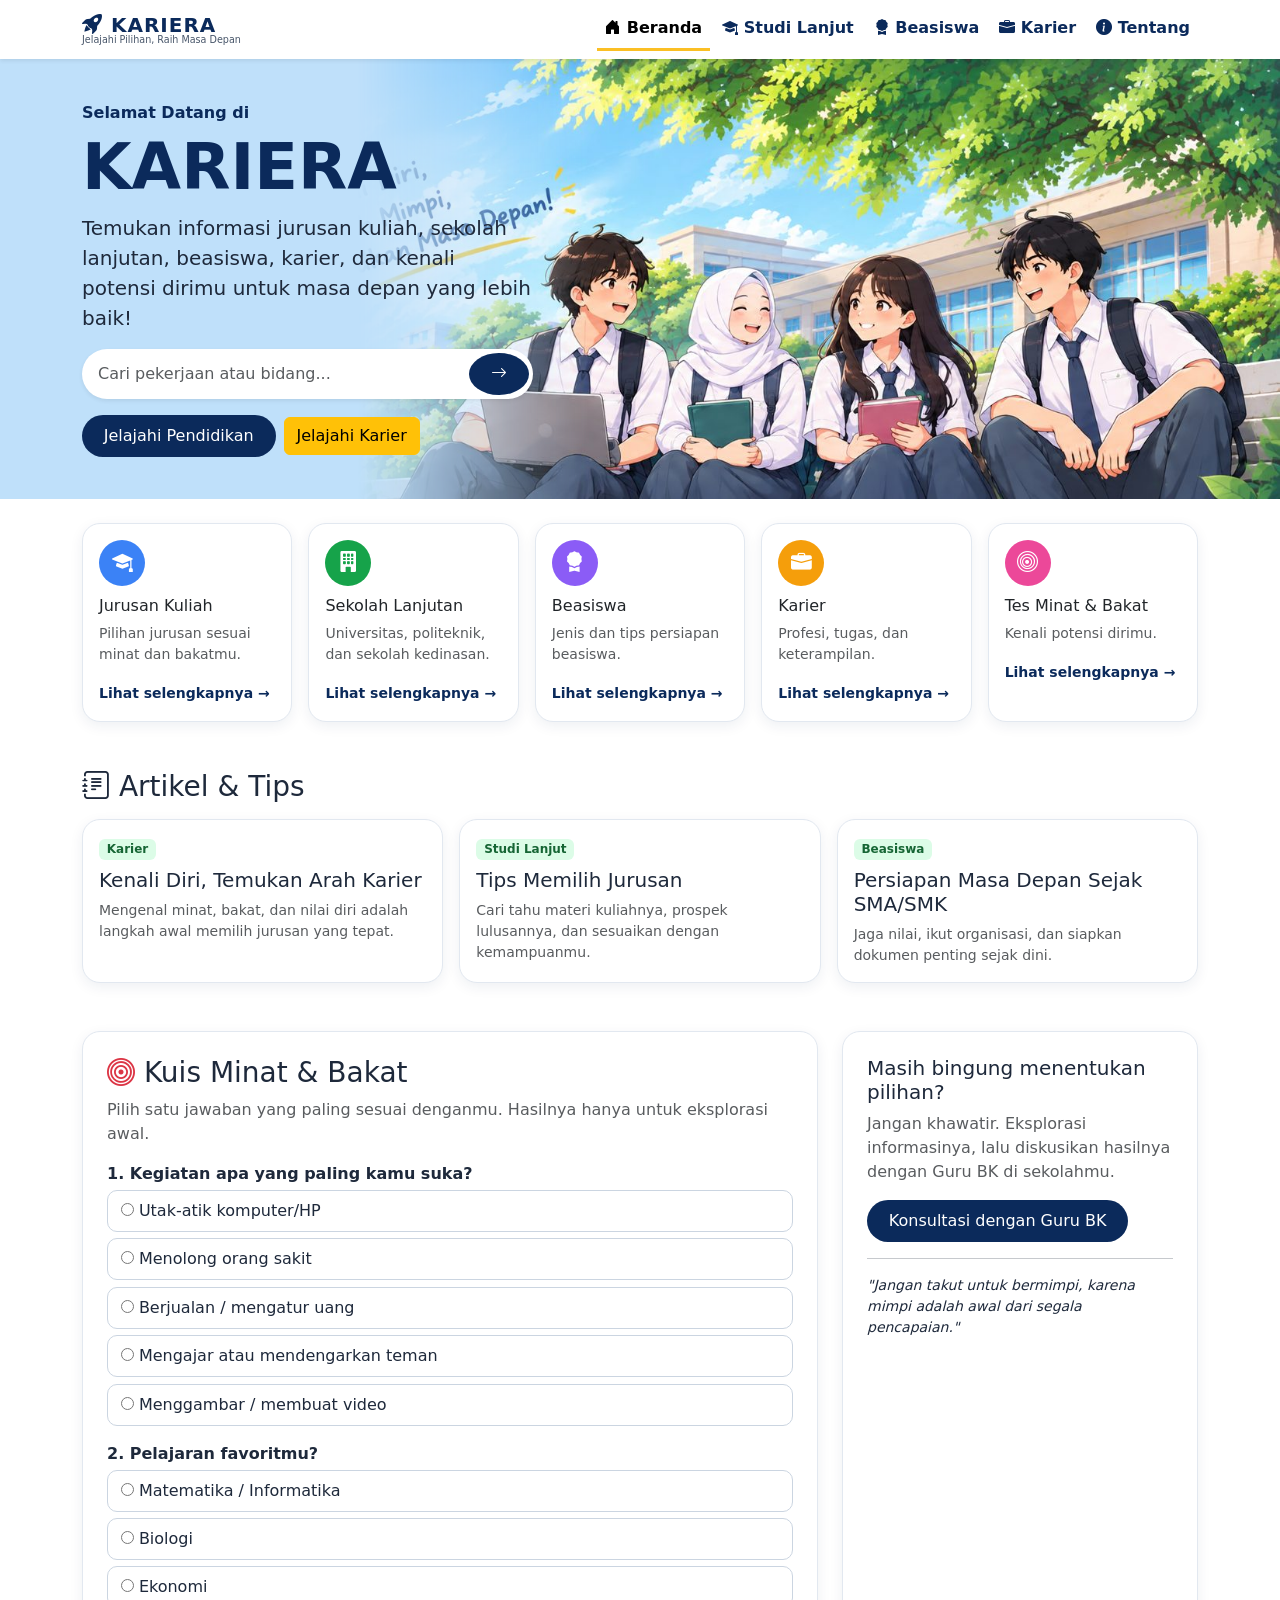
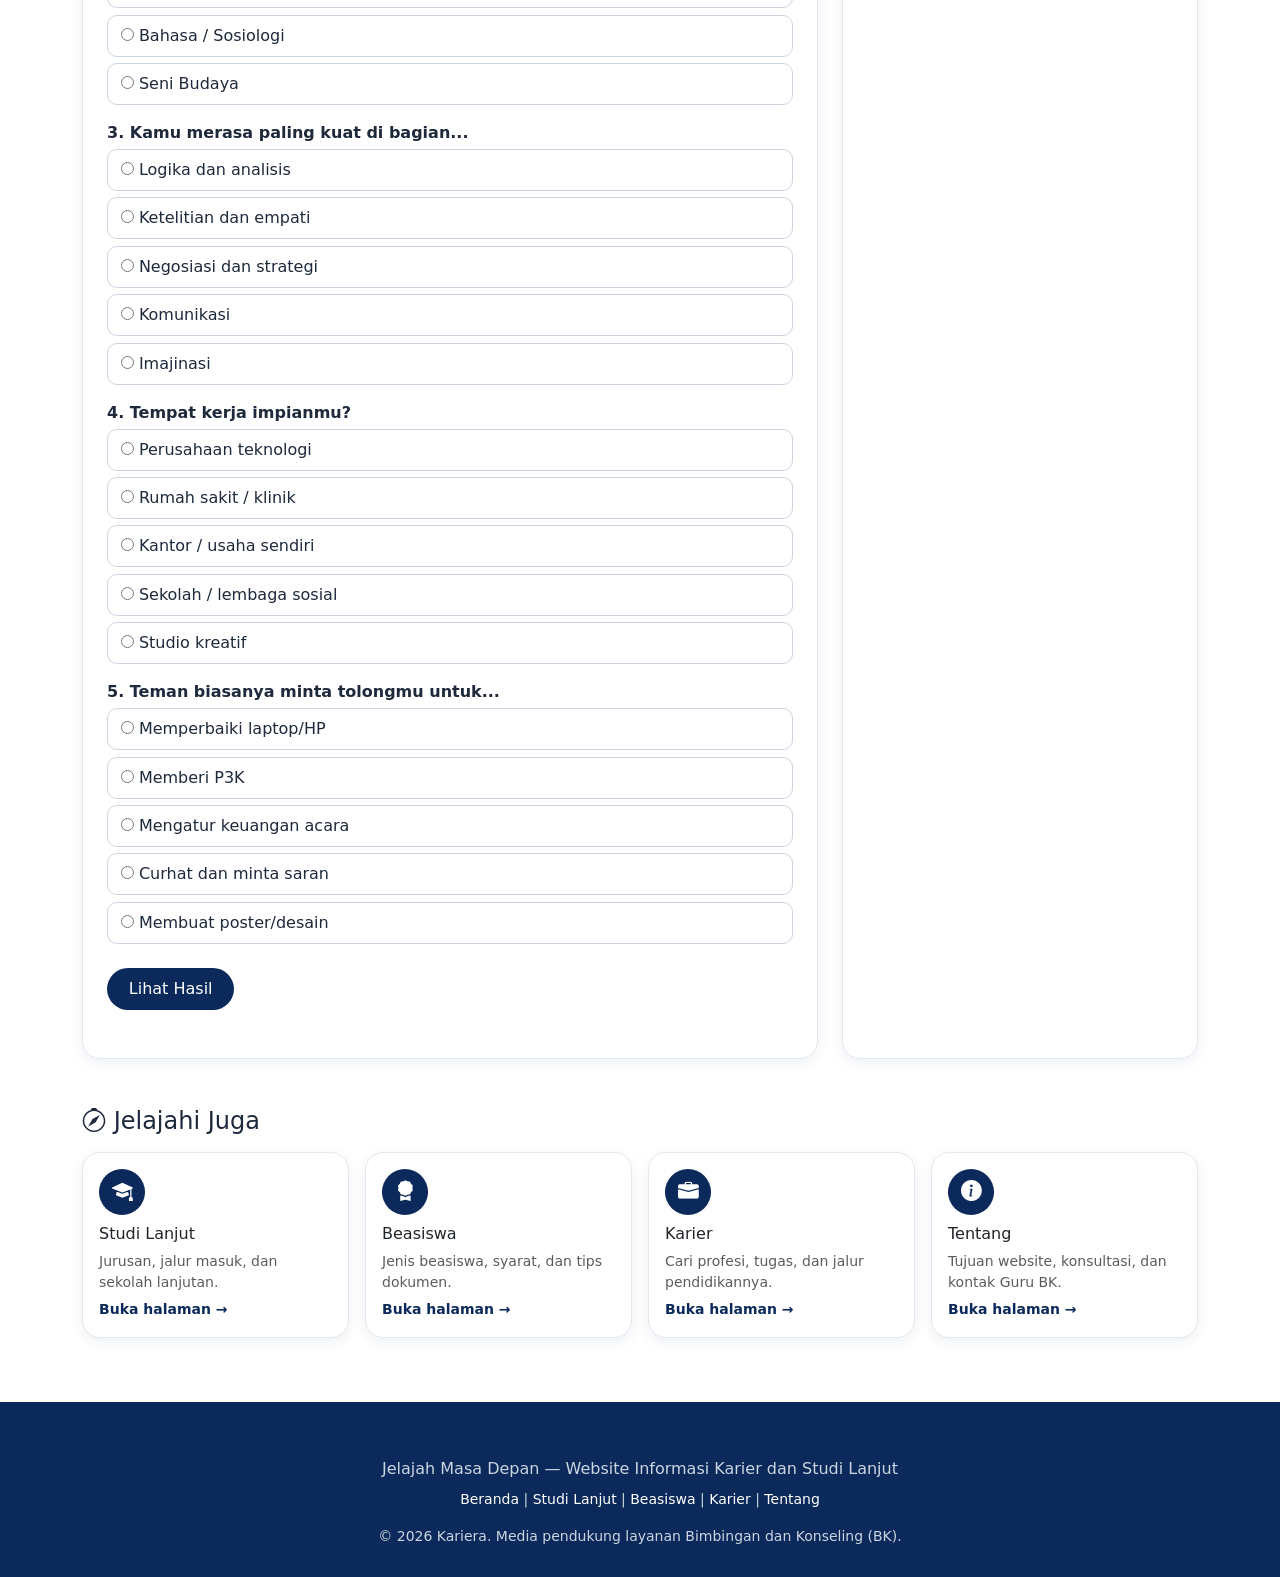
<file: index.html>
<!DOCTYPE html>
<html lang="id">

<head>
    <meta charset="UTF-8">
    <meta name="viewport" content="width=device-width, initial-scale=1">
    <title>Beranda | Kariera</title>
    <link href="https://cdn.jsdelivr.net/npm/bootstrap@5.3.3/dist/css/bootstrap.min.css" rel="stylesheet">
    <link href="https://cdn.jsdelivr.net/npm/bootstrap-icons@1.11.3/font/bootstrap-icons.min.css" rel="stylesheet">
    <link href="style.css" rel="stylesheet">
</head>

<body>
    <nav class="navbar navbar-expand-lg sticky-top bg-white shadow-sm">
        <div class="container">
            <a class="navbar-brand brand" href="index.html"><i class="bi bi-rocket-takeoff-fill"></i>
                KARIERA<small>Jelajahi Pilihan, Raih Masa Depan</small></a>
            <button class="navbar-toggler" type="button" data-bs-toggle="collapse" data-bs-target="#menu"><span
                    class="navbar-toggler-icon"></span></button>
            <div class="collapse navbar-collapse" id="menu">
                <ul class="navbar-nav ms-auto gap-lg-1">
                    <li class="nav-item"><a class="nav-link active" href="index.html"><i
                                class="bi bi-house-door-fill"></i> Beranda</a></li>
                    <li class="nav-item"><a class="nav-link" href="studi-lanjut.html"><i
                                class="bi bi-mortarboard-fill"></i> Studi Lanjut</a></li>
                    <li class="nav-item"><a class="nav-link" href="beasiswa.html"><i class="bi bi-award-fill"></i>
                            Beasiswa</a></li>
                    <li class="nav-item"><a class="nav-link" href="karier.html"><i class="bi bi-briefcase-fill"></i>
                            Karier</a></li>
                    <li class="nav-item"><a class="nav-link" href="tentang.html"><i class="bi bi-info-circle-fill"></i>
                            Tentang</a></li>
                </ul>
            </div>
        </div>
    </nav>
    <section class="hero">
        <div class="container">
            <div class="row align-items-center g-4">
                <div class="col-lg-5">
                    <p class="mb-1 fw-bold text-navy">Selamat Datang di</p>
                    <h1 class="display-3 fw-bolder text-navy">KARIERA</h1>
                    <p class="lead">Temukan informasi jurusan kuliah, sekolah lanjutan, beasiswa, karier, dan kenali
                        potensi dirimu untuk masa depan yang lebih baik!</p>
                    <form id="formCari" class="input-group mb-3 bg-white rounded-pill shadow-sm p-1"><input
                            id="cariHero" class="form-control border-0 rounded-pill"
                            placeholder="Cari pekerjaan atau bidang..."><button class="btn btn-navy rounded-circle"><i
                                class="bi bi-arrow-right"></i></button></form>
                    <a href="studi-lanjut.html" class="btn btn-navy me-2">Jelajahi Pendidikan</a><a href="karier.html"
                        class="btn btn-warning">Jelajahi Karier</a>
                </div>
            </div>
        </div>
    </section>
    <section class="container py-4">
        <div class="row g-3">
            <div class="col-6 col-lg"><a href="studi-lanjut.html"
                    class="card-soft d-block p-3 h-100 text-decoration-none">
                    <div class="ico" style="background:#3b82f6"><i class="bi bi-mortarboard-fill"></i></div>
                    <h6 class="text-dark">Jurusan Kuliah</h6>
                    <p class="small text-muted">Pilihan jurusan sesuai minat dan bakatmu.</p><span
                        class="small fw-bold text-navy">Lihat selengkapnya →</span>
                </a></div>
            <div class="col-6 col-lg"><a href="studi-lanjut.html#sekolah"
                    class="card-soft d-block p-3 h-100 text-decoration-none">
                    <div class="ico" style="background:#16a34a"><i class="bi bi-building-fill"></i></div>
                    <h6 class="text-dark">Sekolah Lanjutan</h6>
                    <p class="small text-muted">Universitas, politeknik, dan sekolah kedinasan.</p><span
                        class="small fw-bold text-navy">Lihat selengkapnya →</span>
                </a></div>
            <div class="col-6 col-lg"><a href="beasiswa.html" class="card-soft d-block p-3 h-100 text-decoration-none">
                    <div class="ico" style="background:#8b5cf6"><i class="bi bi-award-fill"></i></div>
                    <h6 class="text-dark">Beasiswa</h6>
                    <p class="small text-muted">Jenis dan tips persiapan beasiswa.</p><span
                        class="small fw-bold text-navy">Lihat selengkapnya →</span>
                </a></div>
            <div class="col-6 col-lg"><a href="karier.html" class="card-soft d-block p-3 h-100 text-decoration-none">
                    <div class="ico" style="background:#f59e0b"><i class="bi bi-briefcase-fill"></i></div>
                    <h6 class="text-dark">Karier</h6>
                    <p class="small text-muted">Profesi, tugas, dan keterampilan.</p><span
                        class="small fw-bold text-navy">Lihat selengkapnya →</span>
                </a></div>
            <div class="col-6 col-lg"><a href="#quiz" class="card-soft d-block p-3 h-100 text-decoration-none">
                    <div class="ico" style="background:#ec4899"><i class="bi bi-bullseye"></i></div>
                    <h6 class="text-dark">Tes Minat & Bakat</h6>
                    <p class="small text-muted">Kenali potensi dirimu.</p><span class="small fw-bold text-navy">Lihat
                        selengkapnya →</span>
                </a></div>
        </div>
    </section>
    <section class="container py-4">
        <h3 class="mb-3"><i class="bi bi-journal-text"></i> Artikel & Tips</h3>
        <div class="row g-3">
            <div class="col-md-4">
                <div class="card-soft h-100 p-3"><span class="badge badge-k">Karier</span>
                    <h5 class="mt-2">Kenali Diri, Temukan Arah Karier</h5>
                    <p class="small text-muted mb-0">Mengenal minat, bakat, dan nilai diri adalah langkah awal memilih
                        jurusan yang tepat.</p>
                </div>
            </div>
            <div class="col-md-4">
                <div class="card-soft h-100 p-3"><span class="badge badge-k">Studi Lanjut</span>
                    <h5 class="mt-2">Tips Memilih Jurusan</h5>
                    <p class="small text-muted mb-0">Cari tahu materi kuliahnya, prospek lulusannya, dan sesuaikan
                        dengan kemampuanmu.</p>
                </div>
            </div>
            <div class="col-md-4">
                <div class="card-soft h-100 p-3"><span class="badge badge-k">Beasiswa</span>
                    <h5 class="mt-2">Persiapan Masa Depan Sejak SMA/SMK</h5>
                    <p class="small text-muted mb-0">Jaga nilai, ikut organisasi, dan siapkan dokumen penting sejak
                        dini.</p>
                </div>
            </div>
        </div>
    </section>
    <section class="container py-4">
        <div class="row g-4">
            <div class="col-lg-8">
                <div class="card-soft p-4" id="quiz">
                    <h3><i class="bi bi-bullseye text-danger"></i> Kuis Minat & Bakat</h3>
                    <p class="text-muted">Pilih satu jawaban yang paling sesuai denganmu. Hasilnya hanya untuk
                        eksplorasi awal.</p>
                    <div id="quizBox"></div>
                    <div id="quizMsg" class="text-danger small mt-2"></div><button class="btn btn-navy mt-3"
                        id="btnHasil">Lihat Hasil</button>
                    <div id="quizHasil" class="mt-4"></div>
                </div>
            </div>
            <div class="col-lg-4">
                <div class="card-soft p-4 h-100">
                    <h5>Masih bingung menentukan pilihan?</h5>
                    <p class="text-muted">Jangan khawatir. Eksplorasi informasinya, lalu diskusikan hasilnya dengan Guru
                        BK di sekolahmu.</p><a href="tentang.html#konsultasi" class="btn btn-navy">Konsultasi dengan
                        Guru BK</a>
                    <hr>
                    <p class="fst-italic small mb-0">"Jangan takut untuk bermimpi, karena mimpi adalah awal dari segala
                        pencapaian."</p>
                </div>
            </div>
        </div>
    </section>
    <section class="container py-4">
        <h4 class="mb-3"><i class="bi bi-compass"></i> Jelajahi Juga</h4>
        <div class="row g-3">
            <div class="col-6 col-lg-3"><a href="studi-lanjut.html"
                    class="card-soft d-block p-3 h-100 text-decoration-none">
                    <div class="ico" style="background:#0b2a5b"><i class="bi bi-mortarboard-fill"></i></div>
                    <h6 class="text-dark">Studi Lanjut</h6>
                    <p class="small text-muted mb-1">Jurusan, jalur masuk, dan sekolah lanjutan.</p><span
                        class="small fw-bold text-navy">Buka halaman →</span>
                </a></div>
            <div class="col-6 col-lg-3"><a href="beasiswa.html"
                    class="card-soft d-block p-3 h-100 text-decoration-none">
                    <div class="ico" style="background:#0b2a5b"><i class="bi bi-award-fill"></i></div>
                    <h6 class="text-dark">Beasiswa</h6>
                    <p class="small text-muted mb-1">Jenis beasiswa, syarat, dan tips dokumen.</p><span
                        class="small fw-bold text-navy">Buka halaman →</span>
                </a></div>
            <div class="col-6 col-lg-3"><a href="karier.html" class="card-soft d-block p-3 h-100 text-decoration-none">
                    <div class="ico" style="background:#0b2a5b"><i class="bi bi-briefcase-fill"></i></div>
                    <h6 class="text-dark">Karier</h6>
                    <p class="small text-muted mb-1">Cari profesi, tugas, dan jalur pendidikannya.</p><span
                        class="small fw-bold text-navy">Buka halaman →</span>
                </a></div>
            <div class="col-6 col-lg-3"><a href="tentang.html" class="card-soft d-block p-3 h-100 text-decoration-none">
                    <div class="ico" style="background:#0b2a5b"><i class="bi bi-info-circle-fill"></i></div>
                    <h6 class="text-dark">Tentang</h6>
                    <p class="small text-muted mb-1">Tujuan website, konsultasi, dan kontak Guru BK.</p><span
                        class="small fw-bold text-navy">Buka halaman →</span>
                </a></div>
        </div>
    </section>
    <footer class="foot">
        <div class="container text-center">
            <div class="brand text-white fs-4"><i class="bi bi-rocket-takeoff-fill"></i> KARIERA</div>
            <p class="mb-2">Jelajah Masa Depan — Website Informasi Karier dan Studi Lanjut</p>
            <p class="small"><a href="index.html">Beranda</a> | <a href="studi-lanjut.html">Studi Lanjut</a> | <a
                    href="beasiswa.html">Beasiswa</a> | <a href="karier.html">Karier</a> | <a
                    href="tentang.html">Tentang</a></p>
            <p class="small mb-0">© 2026 Kariera. Media pendukung layanan Bimbingan dan Konseling (BK).</p>
        </div>
    </footer>
    <script src="https://cdn.jsdelivr.net/npm/bootstrap@5.3.3/dist/js/bootstrap.bundle.min.js"></script>
    <script src="script.js"></script>
</body>

</html>
</file>
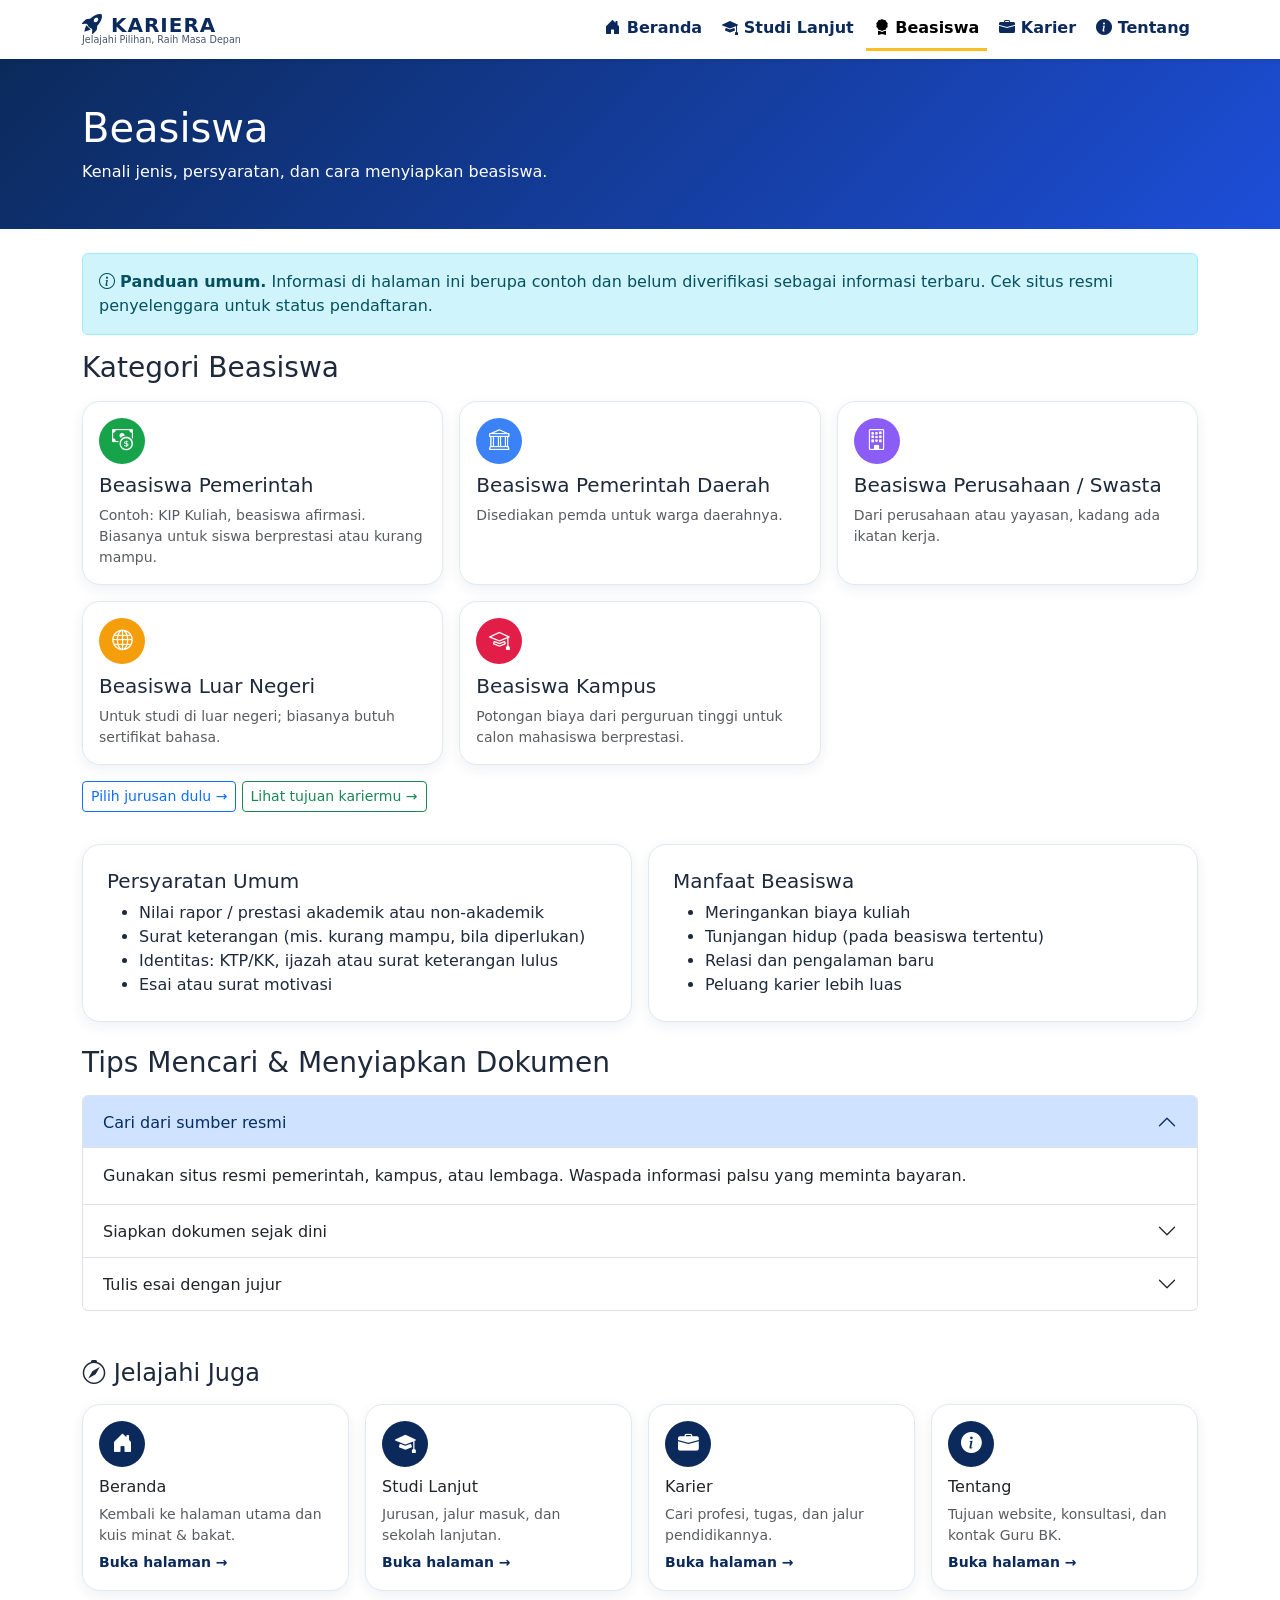
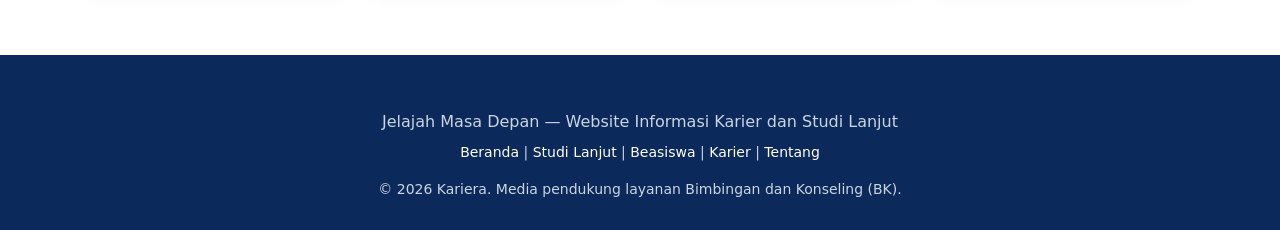
<file: beasiswa.html>
<!DOCTYPE html>
<html lang="id">

<head>
    <meta charset="UTF-8">
    <meta name="viewport" content="width=device-width, initial-scale=1">
    <title>Beasiswa | Kariera</title>
    <link href="https://cdn.jsdelivr.net/npm/bootstrap@5.3.3/dist/css/bootstrap.min.css" rel="stylesheet">
    <link href="https://cdn.jsdelivr.net/npm/bootstrap-icons@1.11.3/font/bootstrap-icons.min.css" rel="stylesheet">
    <link href="style.css" rel="stylesheet">
</head>

<body>
    <nav class="navbar navbar-expand-lg sticky-top bg-white shadow-sm">
        <div class="container">
            <a class="navbar-brand brand" href="index.html"><i class="bi bi-rocket-takeoff-fill"></i>
                KARIERA<small>Jelajahi Pilihan, Raih Masa Depan</small></a>
            <button class="navbar-toggler" type="button" data-bs-toggle="collapse" data-bs-target="#menu"><span
                    class="navbar-toggler-icon"></span></button>
            <div class="collapse navbar-collapse" id="menu">
                <ul class="navbar-nav ms-auto gap-lg-1">
                    <li class="nav-item"><a class="nav-link" href="index.html"><i class="bi bi-house-door-fill"></i>
                            Beranda</a></li>
                    <li class="nav-item"><a class="nav-link" href="studi-lanjut.html"><i
                                class="bi bi-mortarboard-fill"></i> Studi Lanjut</a></li>
                    <li class="nav-item"><a class="nav-link active" href="beasiswa.html"><i
                                class="bi bi-award-fill"></i> Beasiswa</a></li>
                    <li class="nav-item"><a class="nav-link" href="karier.html"><i class="bi bi-briefcase-fill"></i>
                            Karier</a></li>
                    <li class="nav-item"><a class="nav-link" href="tentang.html"><i class="bi bi-info-circle-fill"></i>
                            Tentang</a></li>
                </ul>
            </div>
        </div>
    </nav>
    <header class="pagehead">
        <div class="container">
            <h1>Beasiswa</h1>
            <p class="mb-0">Kenali jenis, persyaratan, dan cara menyiapkan beasiswa.</p>
        </div>
    </header>
    <section class="container py-4">
        <div class="alert alert-info"><i class="bi bi-info-circle"></i> <b>Panduan umum.</b> Informasi di halaman ini
            berupa contoh dan belum diverifikasi sebagai informasi terbaru. Cek situs resmi penyelenggara untuk status
            pendaftaran.</div>
        <h3 class="mb-3">Kategori Beasiswa</h3>
        <div class="row g-3">
            <div class="col-md-6 col-lg-4 ">
                <div class="card-soft h-100 p-3">
                    <div class="ico" style="background:#16a34a"><i class="bi bi-cash-coin"></i></div>
                    <h5>Beasiswa Pemerintah</h5>
                    <p class="small text-muted mb-0">Contoh: KIP Kuliah, beasiswa afirmasi. Biasanya untuk siswa
                        berprestasi atau kurang mampu.</p>
                </div>
            </div>
            <div class="col-md-6 col-lg-4 ">
                <div class="card-soft h-100 p-3">
                    <div class="ico" style="background:#3b82f6"><i class="bi bi-bank"></i></div>
                    <h5>Beasiswa Pemerintah Daerah</h5>
                    <p class="small text-muted mb-0">Disediakan pemda untuk warga daerahnya.</p>
                </div>
            </div>
            <div class="col-md-6 col-lg-4 ">
                <div class="card-soft h-100 p-3">
                    <div class="ico" style="background:#8b5cf6"><i class="bi bi-building"></i></div>
                    <h5>Beasiswa Perusahaan / Swasta</h5>
                    <p class="small text-muted mb-0">Dari perusahaan atau yayasan, kadang ada ikatan kerja.</p>
                </div>
            </div>
            <div class="col-md-6 col-lg-4 ">
                <div class="card-soft h-100 p-3">
                    <div class="ico" style="background:#f59e0b"><i class="bi bi-globe"></i></div>
                    <h5>Beasiswa Luar Negeri</h5>
                    <p class="small text-muted mb-0">Untuk studi di luar negeri; biasanya butuh sertifikat bahasa.</p>
                </div>
            </div>
            <div class="col-md-6 col-lg-4 ">
                <div class="card-soft h-100 p-3">
                    <div class="ico" style="background:#e11d48"><i class="bi bi-mortarboard"></i></div>
                    <h5>Beasiswa Kampus</h5>
                    <p class="small text-muted mb-0">Potongan biaya dari perguruan tinggi untuk calon mahasiswa
                        berprestasi.</p>
                </div>
            </div>
        </div>
        <p class="mt-3"><a href="studi-lanjut.html" class="btn btn-outline-primary btn-sm">Pilih jurusan dulu →</a> <a
                href="karier.html" class="btn btn-outline-success btn-sm">Lihat tujuan kariermu →</a></p>
        <div class="row g-3 mt-2">
            <div class="col-md-6">
                <div class="card-soft p-4 h-100">
                    <h5>Persyaratan Umum</h5>
                    <ul class="mb-0">
                        <li>Nilai rapor / prestasi akademik atau non-akademik</li>
                        <li>Surat keterangan (mis. kurang mampu, bila diperlukan)</li>
                        <li>Identitas: KTP/KK, ijazah atau surat keterangan lulus</li>
                        <li>Esai atau surat motivasi</li>
                    </ul>
                </div>
            </div>
            <div class="col-md-6">
                <div class="card-soft p-4 h-100">
                    <h5>Manfaat Beasiswa</h5>
                    <ul class="mb-0">
                        <li>Meringankan biaya kuliah</li>
                        <li>Tunjangan hidup (pada beasiswa tertentu)</li>
                        <li>Relasi dan pengalaman baru</li>
                        <li>Peluang karier lebih luas</li>
                    </ul>
                </div>
            </div>
        </div>
        <h3 class="mt-4 mb-3">Tips Mencari & Menyiapkan Dokumen</h3>
        <div class="accordion" id="tips">
            <div class="accordion-item">
                <h2 class="accordion-header"><button class="accordion-button" data-bs-toggle="collapse"
                        data-bs-target="#t1">Cari dari sumber resmi</button></h2>
                <div id="t1" class="accordion-collapse collapse show">
                    <div class="accordion-body">Gunakan situs resmi pemerintah, kampus, atau lembaga. Waspada informasi
                        palsu yang meminta bayaran.</div>
                </div>
            </div>
            <div class="accordion-item">
                <h2 class="accordion-header"><button class="accordion-button collapsed" data-bs-toggle="collapse"
                        data-bs-target="#t2">Siapkan dokumen sejak dini</button></h2>
                <div id="t2" class="accordion-collapse collapse">
                    <div class="accordion-body">Scan rapor, ijazah, KK, sertifikat lomba, dan foto. Simpan rapi dalam
                        satu folder.</div>
                </div>
            </div>
            <div class="accordion-item">
                <h2 class="accordion-header"><button class="accordion-button collapsed" data-bs-toggle="collapse"
                        data-bs-target="#t3">Tulis esai dengan jujur</button></h2>
                <div id="t3" class="accordion-collapse collapse">
                    <div class="accordion-body">Ceritakan tujuan, pengalaman, dan rencanamu dengan bahasa sendiri. Minta
                        Guru BK mengoreksi.</div>
                </div>
            </div>
        </div>
    </section>
    <section class="container py-4">
        <h4 class="mb-3"><i class="bi bi-compass"></i> Jelajahi Juga</h4>
        <div class="row g-3">
            <div class="col-6 col-lg-3"><a href="index.html" class="card-soft d-block p-3 h-100 text-decoration-none">
                    <div class="ico" style="background:#0b2a5b"><i class="bi bi-house-door-fill"></i></div>
                    <h6 class="text-dark">Beranda</h6>
                    <p class="small text-muted mb-1">Kembali ke halaman utama dan kuis minat & bakat.</p><span
                        class="small fw-bold text-navy">Buka halaman →</span>
                </a></div>
            <div class="col-6 col-lg-3"><a href="studi-lanjut.html"
                    class="card-soft d-block p-3 h-100 text-decoration-none">
                    <div class="ico" style="background:#0b2a5b"><i class="bi bi-mortarboard-fill"></i></div>
                    <h6 class="text-dark">Studi Lanjut</h6>
                    <p class="small text-muted mb-1">Jurusan, jalur masuk, dan sekolah lanjutan.</p><span
                        class="small fw-bold text-navy">Buka halaman →</span>
                </a></div>
            <div class="col-6 col-lg-3"><a href="karier.html" class="card-soft d-block p-3 h-100 text-decoration-none">
                    <div class="ico" style="background:#0b2a5b"><i class="bi bi-briefcase-fill"></i></div>
                    <h6 class="text-dark">Karier</h6>
                    <p class="small text-muted mb-1">Cari profesi, tugas, dan jalur pendidikannya.</p><span
                        class="small fw-bold text-navy">Buka halaman →</span>
                </a></div>
            <div class="col-6 col-lg-3"><a href="tentang.html" class="card-soft d-block p-3 h-100 text-decoration-none">
                    <div class="ico" style="background:#0b2a5b"><i class="bi bi-info-circle-fill"></i></div>
                    <h6 class="text-dark">Tentang</h6>
                    <p class="small text-muted mb-1">Tujuan website, konsultasi, dan kontak Guru BK.</p><span
                        class="small fw-bold text-navy">Buka halaman →</span>
                </a></div>
        </div>
    </section>
    <footer class="foot">
        <div class="container text-center">
            <div class="brand text-white fs-4"><i class="bi bi-rocket-takeoff-fill"></i> KARIERA</div>
            <p class="mb-2">Jelajah Masa Depan — Website Informasi Karier dan Studi Lanjut</p>
            <p class="small"><a href="index.html">Beranda</a> | <a href="studi-lanjut.html">Studi Lanjut</a> | <a
                    href="beasiswa.html">Beasiswa</a> | <a href="karier.html">Karier</a> | <a
                    href="tentang.html">Tentang</a></p>
            <p class="small mb-0">© 2026 Kariera. Media pendukung layanan Bimbingan dan Konseling (BK).</p>
        </div>
    </footer>
    <script src="https://cdn.jsdelivr.net/npm/bootstrap@5.3.3/dist/js/bootstrap.bundle.min.js"></script>
    <script src="script.js"></script>
</body>

</html>
</file>
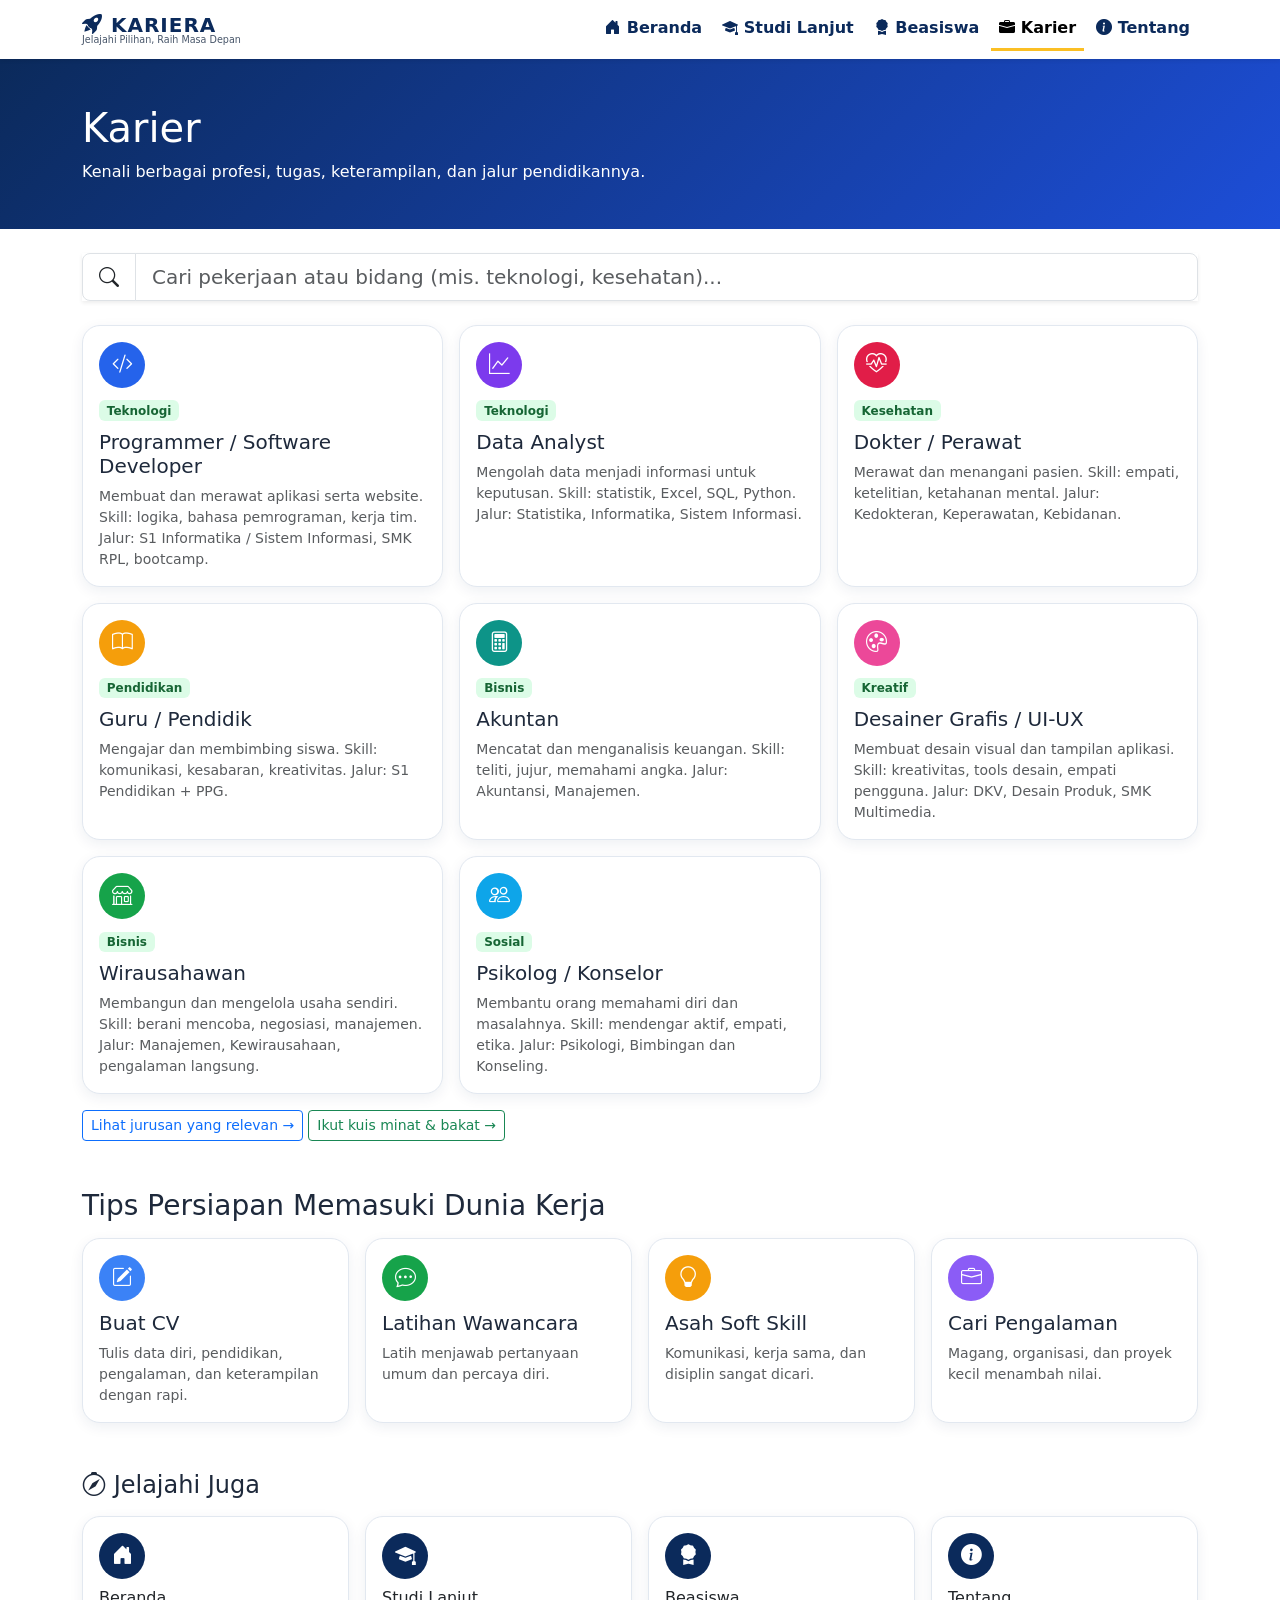
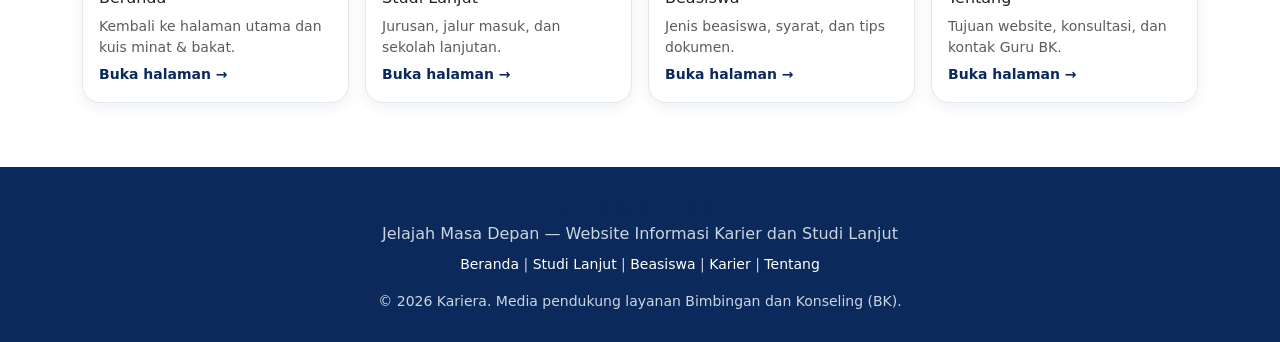
<file: karier.html>
<!DOCTYPE html>
<html lang="id">

<head>
    <meta charset="UTF-8">
    <meta name="viewport" content="width=device-width, initial-scale=1">
    <title>Karier | Kariera</title>
    <link href="https://cdn.jsdelivr.net/npm/bootstrap@5.3.3/dist/css/bootstrap.min.css" rel="stylesheet">
    <link href="https://cdn.jsdelivr.net/npm/bootstrap-icons@1.11.3/font/bootstrap-icons.min.css" rel="stylesheet">
    <link href="style.css" rel="stylesheet">
</head>

<body>
    <nav class="navbar navbar-expand-lg sticky-top bg-white shadow-sm">
        <div class="container">
            <a class="navbar-brand brand" href="index.html"><i class="bi bi-rocket-takeoff-fill"></i>
                KARIERA<small>Jelajahi Pilihan, Raih Masa Depan</small></a>
            <button class="navbar-toggler" type="button" data-bs-toggle="collapse" data-bs-target="#menu"><span
                    class="navbar-toggler-icon"></span></button>
            <div class="collapse navbar-collapse" id="menu">
                <ul class="navbar-nav ms-auto gap-lg-1">
                    <li class="nav-item"><a class="nav-link" href="index.html"><i class="bi bi-house-door-fill"></i>
                            Beranda</a></li>
                    <li class="nav-item"><a class="nav-link" href="studi-lanjut.html"><i
                                class="bi bi-mortarboard-fill"></i> Studi Lanjut</a></li>
                    <li class="nav-item"><a class="nav-link" href="beasiswa.html"><i class="bi bi-award-fill"></i>
                            Beasiswa</a></li>
                    <li class="nav-item"><a class="nav-link active" href="karier.html"><i
                                class="bi bi-briefcase-fill"></i> Karier</a></li>
                    <li class="nav-item"><a class="nav-link" href="tentang.html"><i class="bi bi-info-circle-fill"></i>
                            Tentang</a></li>
                </ul>
            </div>
        </div>
    </nav>
    <header class="pagehead">
        <div class="container">
            <h1>Karier</h1>
            <p class="mb-0">Kenali berbagai profesi, tugas, keterampilan, dan jalur pendidikannya.</p>
        </div>
    </header>
    <section class="container py-4">
        <div class="input-group input-group-lg mb-4 shadow-sm"><span class="input-group-text bg-white"><i
                    class="bi bi-search"></i></span><input id="cariKerja" class="form-control"
                placeholder="Cari pekerjaan atau bidang (mis. teknologi, kesehatan)..."></div>
        <div class="row g-3">
            <div class="col-md-6 col-lg-4 job-item">
                <div class="card-soft h-100 p-3">
                    <div class="ico" style="background:#2563eb"><i class="bi bi-code-slash"></i></div><span
                        class="badge badge-k">Teknologi</span>
                    <h5 class="mt-2">Programmer / Software Developer</h5>
                    <p class="small text-muted mb-0">Membuat dan merawat aplikasi serta website. Skill: logika, bahasa
                        pemrograman, kerja tim. Jalur: S1 Informatika / Sistem Informasi, SMK RPL, bootcamp.</p>
                </div>
            </div>
            <div class="col-md-6 col-lg-4 job-item">
                <div class="card-soft h-100 p-3">
                    <div class="ico" style="background:#7c3aed"><i class="bi bi-graph-up"></i></div><span
                        class="badge badge-k">Teknologi</span>
                    <h5 class="mt-2">Data Analyst</h5>
                    <p class="small text-muted mb-0">Mengolah data menjadi informasi untuk keputusan. Skill: statistik,
                        Excel, SQL, Python. Jalur: Statistika, Informatika, Sistem Informasi.</p>
                </div>
            </div>
            <div class="col-md-6 col-lg-4 job-item">
                <div class="card-soft h-100 p-3">
                    <div class="ico" style="background:#e11d48"><i class="bi bi-heart-pulse"></i></div><span
                        class="badge badge-k">Kesehatan</span>
                    <h5 class="mt-2">Dokter / Perawat</h5>
                    <p class="small text-muted mb-0">Merawat dan menangani pasien. Skill: empati, ketelitian, ketahanan
                        mental. Jalur: Kedokteran, Keperawatan, Kebidanan.</p>
                </div>
            </div>
            <div class="col-md-6 col-lg-4 job-item">
                <div class="card-soft h-100 p-3">
                    <div class="ico" style="background:#f59e0b"><i class="bi bi-book"></i></div><span
                        class="badge badge-k">Pendidikan</span>
                    <h5 class="mt-2">Guru / Pendidik</h5>
                    <p class="small text-muted mb-0">Mengajar dan membimbing siswa. Skill: komunikasi, kesabaran,
                        kreativitas. Jalur: S1 Pendidikan + PPG.</p>
                </div>
            </div>
            <div class="col-md-6 col-lg-4 job-item">
                <div class="card-soft h-100 p-3">
                    <div class="ico" style="background:#0d9488"><i class="bi bi-calculator"></i></div><span
                        class="badge badge-k">Bisnis</span>
                    <h5 class="mt-2">Akuntan</h5>
                    <p class="small text-muted mb-0">Mencatat dan menganalisis keuangan. Skill: teliti, jujur, memahami
                        angka. Jalur: Akuntansi, Manajemen.</p>
                </div>
            </div>
            <div class="col-md-6 col-lg-4 job-item">
                <div class="card-soft h-100 p-3">
                    <div class="ico" style="background:#ec4899"><i class="bi bi-palette"></i></div><span
                        class="badge badge-k">Kreatif</span>
                    <h5 class="mt-2">Desainer Grafis / UI-UX</h5>
                    <p class="small text-muted mb-0">Membuat desain visual dan tampilan aplikasi. Skill: kreativitas,
                        tools desain, empati pengguna. Jalur: DKV, Desain Produk, SMK Multimedia.</p>
                </div>
            </div>
            <div class="col-md-6 col-lg-4 job-item">
                <div class="card-soft h-100 p-3">
                    <div class="ico" style="background:#16a34a"><i class="bi bi-shop"></i></div><span
                        class="badge badge-k">Bisnis</span>
                    <h5 class="mt-2">Wirausahawan</h5>
                    <p class="small text-muted mb-0">Membangun dan mengelola usaha sendiri. Skill: berani mencoba,
                        negosiasi, manajemen. Jalur: Manajemen, Kewirausahaan, pengalaman langsung.</p>
                </div>
            </div>
            <div class="col-md-6 col-lg-4 job-item">
                <div class="card-soft h-100 p-3">
                    <div class="ico" style="background:#0ea5e9"><i class="bi bi-people"></i></div><span
                        class="badge badge-k">Sosial</span>
                    <h5 class="mt-2">Psikolog / Konselor</h5>
                    <p class="small text-muted mb-0">Membantu orang memahami diri dan masalahnya. Skill: mendengar
                        aktif, empati, etika. Jalur: Psikologi, Bimbingan dan Konseling.</p>
                </div>
            </div>
        </div>
        <p class="mt-3"><a href="studi-lanjut.html" class="btn btn-outline-primary btn-sm">Lihat jurusan yang relevan
                →</a> <a href="index.html#quiz" class="btn btn-outline-success btn-sm">Ikut kuis minat & bakat →</a></p>
        <p id="kosong" class="text-center text-muted d-none mt-4">Pekerjaan tidak ditemukan. Coba kata kunci lain.</p>
        <h3 class="mt-5 mb-3">Tips Persiapan Memasuki Dunia Kerja</h3>
        <div class="row g-3">
            <div class="col-md-6 col-lg-3 ">
                <div class="card-soft h-100 p-3">
                    <div class="ico" style="background:#3b82f6"><i class="bi bi-pencil-square"></i></div>
                    <h5>Buat CV</h5>
                    <p class="small text-muted mb-0">Tulis data diri, pendidikan, pengalaman, dan keterampilan dengan
                        rapi.</p>
                </div>
            </div>
            <div class="col-md-6 col-lg-3 ">
                <div class="card-soft h-100 p-3">
                    <div class="ico" style="background:#16a34a"><i class="bi bi-chat-dots"></i></div>
                    <h5>Latihan Wawancara</h5>
                    <p class="small text-muted mb-0">Latih menjawab pertanyaan umum dan percaya diri.</p>
                </div>
            </div>
            <div class="col-md-6 col-lg-3 ">
                <div class="card-soft h-100 p-3">
                    <div class="ico" style="background:#f59e0b"><i class="bi bi-lightbulb"></i></div>
                    <h5>Asah Soft Skill</h5>
                    <p class="small text-muted mb-0">Komunikasi, kerja sama, dan disiplin sangat dicari.</p>
                </div>
            </div>
            <div class="col-md-6 col-lg-3 ">
                <div class="card-soft h-100 p-3">
                    <div class="ico" style="background:#8b5cf6"><i class="bi bi-briefcase"></i></div>
                    <h5>Cari Pengalaman</h5>
                    <p class="small text-muted mb-0">Magang, organisasi, dan proyek kecil menambah nilai.</p>
                </div>
            </div>
        </div>
    </section>
    <section class="container py-4">
        <h4 class="mb-3"><i class="bi bi-compass"></i> Jelajahi Juga</h4>
        <div class="row g-3">
            <div class="col-6 col-lg-3"><a href="index.html" class="card-soft d-block p-3 h-100 text-decoration-none">
                    <div class="ico" style="background:#0b2a5b"><i class="bi bi-house-door-fill"></i></div>
                    <h6 class="text-dark">Beranda</h6>
                    <p class="small text-muted mb-1">Kembali ke halaman utama dan kuis minat & bakat.</p><span
                        class="small fw-bold text-navy">Buka halaman →</span>
                </a></div>
            <div class="col-6 col-lg-3"><a href="studi-lanjut.html"
                    class="card-soft d-block p-3 h-100 text-decoration-none">
                    <div class="ico" style="background:#0b2a5b"><i class="bi bi-mortarboard-fill"></i></div>
                    <h6 class="text-dark">Studi Lanjut</h6>
                    <p class="small text-muted mb-1">Jurusan, jalur masuk, dan sekolah lanjutan.</p><span
                        class="small fw-bold text-navy">Buka halaman →</span>
                </a></div>
            <div class="col-6 col-lg-3"><a href="beasiswa.html"
                    class="card-soft d-block p-3 h-100 text-decoration-none">
                    <div class="ico" style="background:#0b2a5b"><i class="bi bi-award-fill"></i></div>
                    <h6 class="text-dark">Beasiswa</h6>
                    <p class="small text-muted mb-1">Jenis beasiswa, syarat, dan tips dokumen.</p><span
                        class="small fw-bold text-navy">Buka halaman →</span>
                </a></div>
            <div class="col-6 col-lg-3"><a href="tentang.html" class="card-soft d-block p-3 h-100 text-decoration-none">
                    <div class="ico" style="background:#0b2a5b"><i class="bi bi-info-circle-fill"></i></div>
                    <h6 class="text-dark">Tentang</h6>
                    <p class="small text-muted mb-1">Tujuan website, konsultasi, dan kontak Guru BK.</p><span
                        class="small fw-bold text-navy">Buka halaman →</span>
                </a></div>
        </div>
    </section>
    <footer class="foot">
        <div class="container text-center">
            <div class="brand text-white fs-4"><i class="bi bi-rocket-takeoff-fill"></i> KARIERA</div>
            <p class="mb-2">Jelajah Masa Depan — Website Informasi Karier dan Studi Lanjut</p>
            <p class="small"><a href="index.html">Beranda</a> | <a href="studi-lanjut.html">Studi Lanjut</a> | <a
                    href="beasiswa.html">Beasiswa</a> | <a href="karier.html">Karier</a> | <a
                    href="tentang.html">Tentang</a></p>
            <p class="small mb-0">© 2026 Kariera. Media pendukung layanan Bimbingan dan Konseling (BK).</p>
        </div>
    </footer>
    <script src="https://cdn.jsdelivr.net/npm/bootstrap@5.3.3/dist/js/bootstrap.bundle.min.js"></script>
    <script src="script.js"></script>
</body>

</html>
</file>
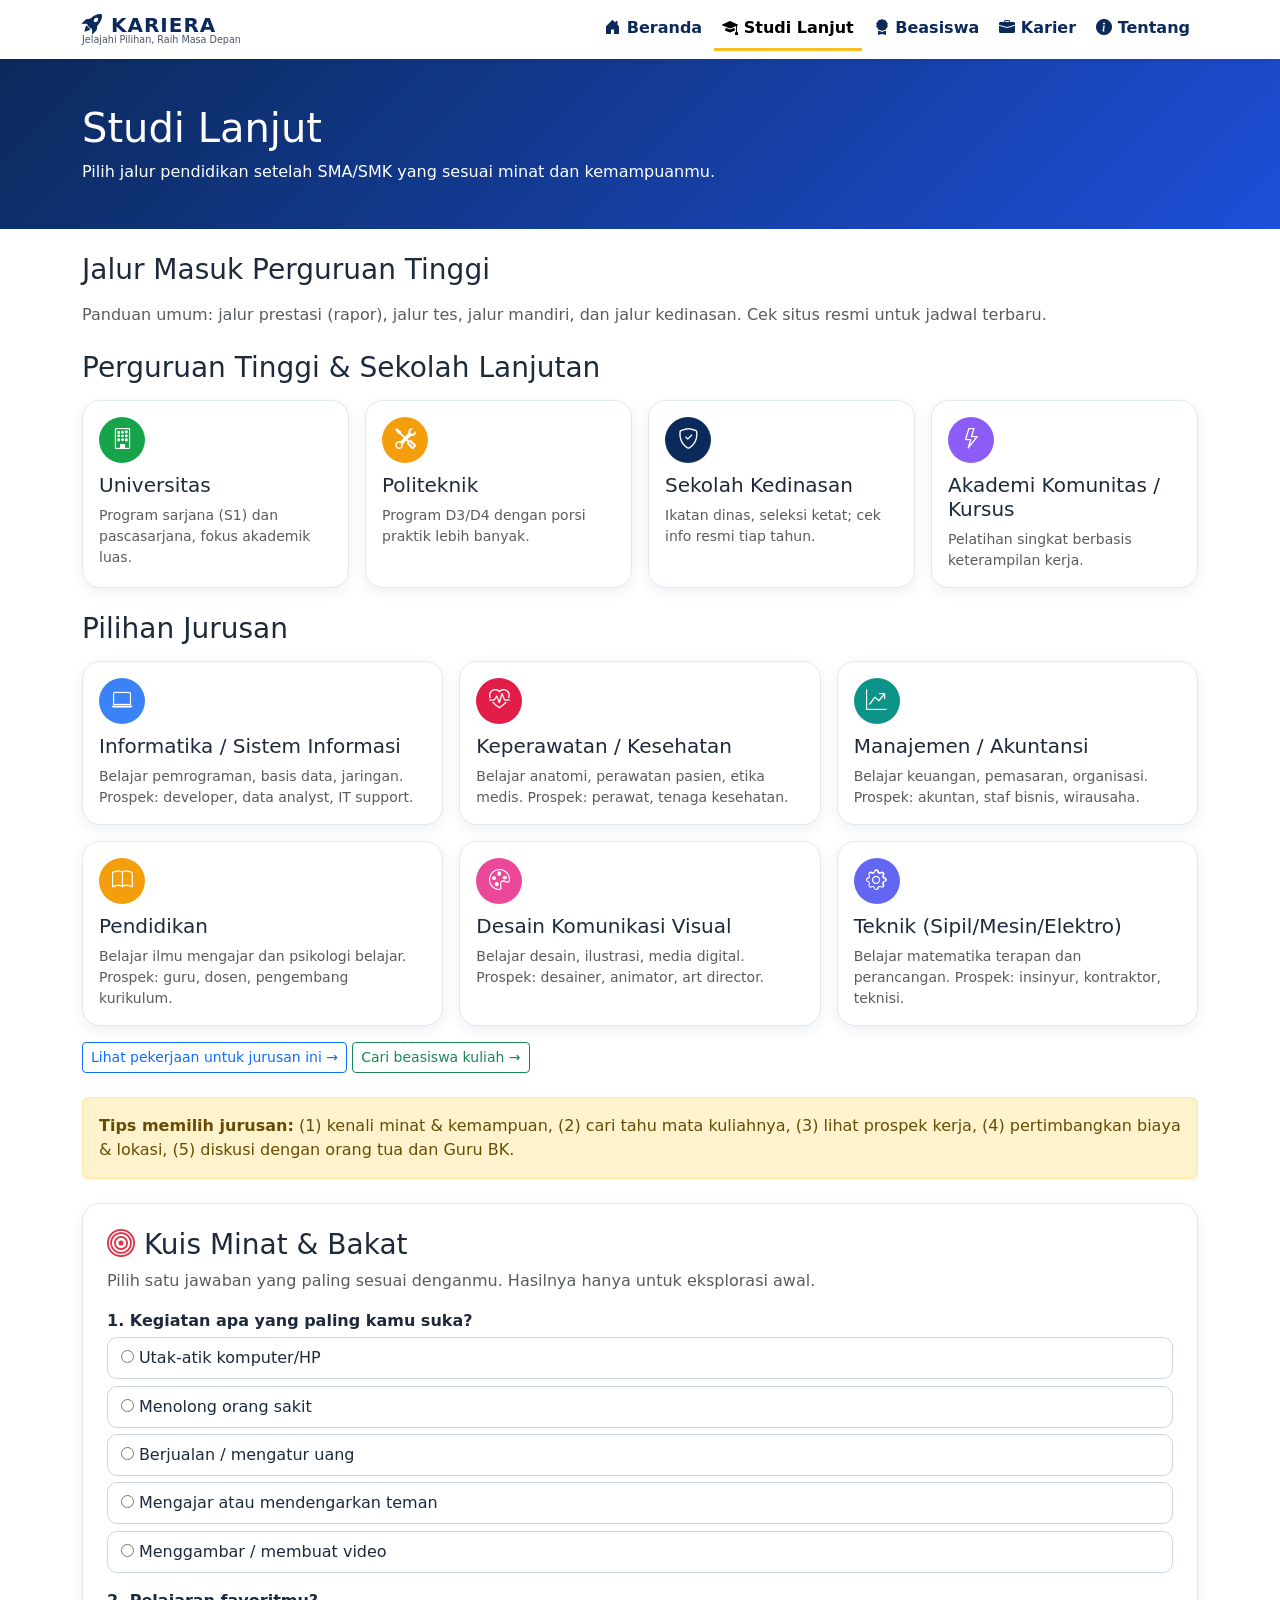
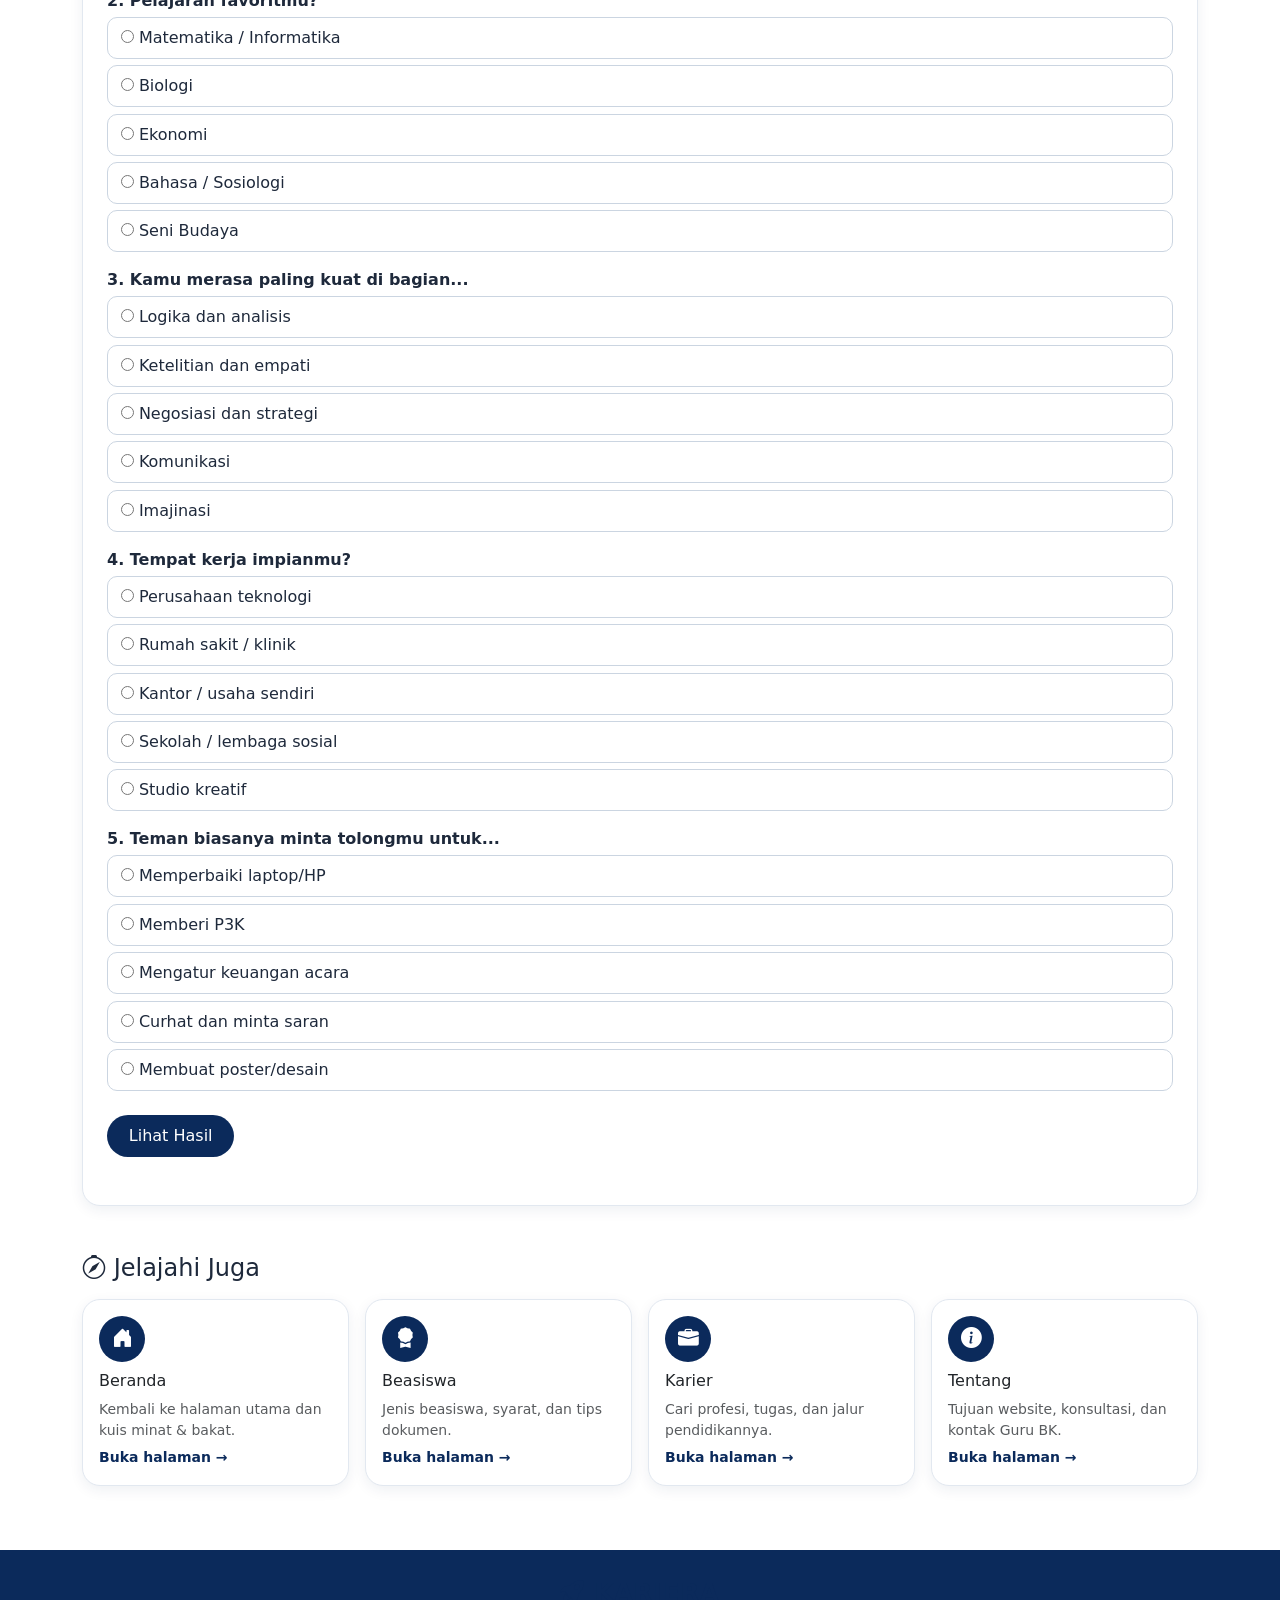
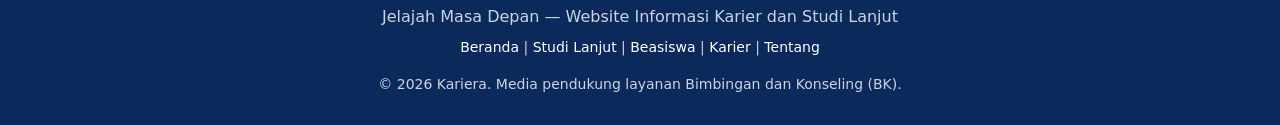
<file: studi-lanjut.html>
<!DOCTYPE html>
<html lang="id">

<head>
    <meta charset="UTF-8">
    <meta name="viewport" content="width=device-width, initial-scale=1">
    <title>Studi Lanjut | Kariera</title>
    <link href="https://cdn.jsdelivr.net/npm/bootstrap@5.3.3/dist/css/bootstrap.min.css" rel="stylesheet">
    <link href="https://cdn.jsdelivr.net/npm/bootstrap-icons@1.11.3/font/bootstrap-icons.min.css" rel="stylesheet">
    <link href="style.css" rel="stylesheet">
</head>

<body>
    <nav class="navbar navbar-expand-lg sticky-top bg-white shadow-sm">
        <div class="container">
            <a class="navbar-brand brand" href="index.html"><i class="bi bi-rocket-takeoff-fill"></i>
                KARIERA<small>Jelajahi Pilihan, Raih Masa Depan</small></a>
            <button class="navbar-toggler" type="button" data-bs-toggle="collapse" data-bs-target="#menu"><span
                    class="navbar-toggler-icon"></span></button>
            <div class="collapse navbar-collapse" id="menu">
                <ul class="navbar-nav ms-auto gap-lg-1">
                    <li class="nav-item"><a class="nav-link" href="index.html"><i class="bi bi-house-door-fill"></i>
                            Beranda</a></li>
                    <li class="nav-item"><a class="nav-link active" href="studi-lanjut.html"><i
                                class="bi bi-mortarboard-fill"></i> Studi Lanjut</a></li>
                    <li class="nav-item"><a class="nav-link" href="beasiswa.html"><i class="bi bi-award-fill"></i>
                            Beasiswa</a></li>
                    <li class="nav-item"><a class="nav-link" href="karier.html"><i class="bi bi-briefcase-fill"></i>
                            Karier</a></li>
                    <li class="nav-item"><a class="nav-link" href="tentang.html"><i class="bi bi-info-circle-fill"></i>
                            Tentang</a></li>
                </ul>
            </div>
        </div>
    </nav>
    <header class="pagehead">
        <div class="container">
            <h1>Studi Lanjut</h1>
            <p class="mb-0">Pilih jalur pendidikan setelah SMA/SMK yang sesuai minat dan kemampuanmu.</p>
        </div>
    </header>
    <section class="container py-4">
        <h3 class="mb-3">Jalur Masuk Perguruan Tinggi</h3>
        <p class="text-muted">Panduan umum: jalur prestasi (rapor), jalur tes, jalur mandiri, dan jalur kedinasan. Cek
            situs resmi untuk jadwal terbaru.</p>
        <h3 class="mt-4 mb-3" id="sekolah">Perguruan Tinggi & Sekolah Lanjutan</h3>
        <div class="row g-3">
            <div class="col-md-6 col-lg-3 ">
                <div class="card-soft h-100 p-3">
                    <div class="ico" style="background:#16a34a"><i class="bi bi-building"></i></div>
                    <h5>Universitas</h5>
                    <p class="small text-muted mb-0">Program sarjana (S1) dan pascasarjana, fokus akademik luas.</p>
                </div>
            </div>
            <div class="col-md-6 col-lg-3 ">
                <div class="card-soft h-100 p-3">
                    <div class="ico" style="background:#f59e0b"><i class="bi bi-tools"></i></div>
                    <h5>Politeknik</h5>
                    <p class="small text-muted mb-0">Program D3/D4 dengan porsi praktik lebih banyak.</p>
                </div>
            </div>
            <div class="col-md-6 col-lg-3 ">
                <div class="card-soft h-100 p-3">
                    <div class="ico" style="background:#0b2a5b"><i class="bi bi-shield-check"></i></div>
                    <h5>Sekolah Kedinasan</h5>
                    <p class="small text-muted mb-0">Ikatan dinas, seleksi ketat; cek info resmi tiap tahun.</p>
                </div>
            </div>
            <div class="col-md-6 col-lg-3 ">
                <div class="card-soft h-100 p-3">
                    <div class="ico" style="background:#8b5cf6"><i class="bi bi-lightning"></i></div>
                    <h5>Akademi Komunitas / Kursus</h5>
                    <p class="small text-muted mb-0">Pelatihan singkat berbasis keterampilan kerja.</p>
                </div>
            </div>
        </div>
        <h3 class="mt-4 mb-3">Pilihan Jurusan</h3>
        <div class="row g-3">
            <div class="col-md-6 col-lg-4 ">
                <div class="card-soft h-100 p-3">
                    <div class="ico" style="background:#3b82f6"><i class="bi bi-laptop"></i></div>
                    <h5>Informatika / Sistem Informasi</h5>
                    <p class="small text-muted mb-0">Belajar pemrograman, basis data, jaringan. Prospek: developer, data
                        analyst, IT support.</p>
                </div>
            </div>
            <div class="col-md-6 col-lg-4 ">
                <div class="card-soft h-100 p-3">
                    <div class="ico" style="background:#e11d48"><i class="bi bi-heart-pulse"></i></div>
                    <h5>Keperawatan / Kesehatan</h5>
                    <p class="small text-muted mb-0">Belajar anatomi, perawatan pasien, etika medis. Prospek: perawat,
                        tenaga kesehatan.</p>
                </div>
            </div>
            <div class="col-md-6 col-lg-4 ">
                <div class="card-soft h-100 p-3">
                    <div class="ico" style="background:#0d9488"><i class="bi bi-graph-up-arrow"></i></div>
                    <h5>Manajemen / Akuntansi</h5>
                    <p class="small text-muted mb-0">Belajar keuangan, pemasaran, organisasi. Prospek: akuntan, staf
                        bisnis, wirausaha.</p>
                </div>
            </div>
            <div class="col-md-6 col-lg-4 ">
                <div class="card-soft h-100 p-3">
                    <div class="ico" style="background:#f59e0b"><i class="bi bi-book"></i></div>
                    <h5>Pendidikan</h5>
                    <p class="small text-muted mb-0">Belajar ilmu mengajar dan psikologi belajar. Prospek: guru, dosen,
                        pengembang kurikulum.</p>
                </div>
            </div>
            <div class="col-md-6 col-lg-4 ">
                <div class="card-soft h-100 p-3">
                    <div class="ico" style="background:#ec4899"><i class="bi bi-palette"></i></div>
                    <h5>Desain Komunikasi Visual</h5>
                    <p class="small text-muted mb-0">Belajar desain, ilustrasi, media digital. Prospek: desainer,
                        animator, art director.</p>
                </div>
            </div>
            <div class="col-md-6 col-lg-4 ">
                <div class="card-soft h-100 p-3">
                    <div class="ico" style="background:#6366f1"><i class="bi bi-gear"></i></div>
                    <h5>Teknik (Sipil/Mesin/Elektro)</h5>
                    <p class="small text-muted mb-0">Belajar matematika terapan dan perancangan. Prospek: insinyur,
                        kontraktor, teknisi.</p>
                </div>
            </div>
        </div>
        <p class="mt-3"><a href="karier.html" class="btn btn-outline-primary btn-sm">Lihat pekerjaan untuk jurusan ini
                →</a> <a href="beasiswa.html" class="btn btn-outline-success btn-sm">Cari beasiswa kuliah →</a></p>
        <div class="alert alert-warning mt-4"><b>Tips memilih jurusan:</b> (1) kenali minat & kemampuan, (2) cari tahu
            mata kuliahnya, (3) lihat prospek kerja, (4) pertimbangkan biaya & lokasi, (5) diskusi dengan orang tua dan
            Guru BK.</div>
        <div class="mt-4">
            <div class="card-soft p-4" id="quiz">
                <h3><i class="bi bi-bullseye text-danger"></i> Kuis Minat & Bakat</h3>
                <p class="text-muted">Pilih satu jawaban yang paling sesuai denganmu. Hasilnya hanya untuk eksplorasi
                    awal.</p>
                <div id="quizBox"></div>
                <div id="quizMsg" class="text-danger small mt-2"></div><button class="btn btn-navy mt-3"
                    id="btnHasil">Lihat Hasil</button>
                <div id="quizHasil" class="mt-4"></div>
            </div>
        </div>
    </section>
    <section class="container py-4">
        <h4 class="mb-3"><i class="bi bi-compass"></i> Jelajahi Juga</h4>
        <div class="row g-3">
            <div class="col-6 col-lg-3"><a href="index.html" class="card-soft d-block p-3 h-100 text-decoration-none">
                    <div class="ico" style="background:#0b2a5b"><i class="bi bi-house-door-fill"></i></div>
                    <h6 class="text-dark">Beranda</h6>
                    <p class="small text-muted mb-1">Kembali ke halaman utama dan kuis minat & bakat.</p><span
                        class="small fw-bold text-navy">Buka halaman →</span>
                </a></div>
            <div class="col-6 col-lg-3"><a href="beasiswa.html"
                    class="card-soft d-block p-3 h-100 text-decoration-none">
                    <div class="ico" style="background:#0b2a5b"><i class="bi bi-award-fill"></i></div>
                    <h6 class="text-dark">Beasiswa</h6>
                    <p class="small text-muted mb-1">Jenis beasiswa, syarat, dan tips dokumen.</p><span
                        class="small fw-bold text-navy">Buka halaman →</span>
                </a></div>
            <div class="col-6 col-lg-3"><a href="karier.html" class="card-soft d-block p-3 h-100 text-decoration-none">
                    <div class="ico" style="background:#0b2a5b"><i class="bi bi-briefcase-fill"></i></div>
                    <h6 class="text-dark">Karier</h6>
                    <p class="small text-muted mb-1">Cari profesi, tugas, dan jalur pendidikannya.</p><span
                        class="small fw-bold text-navy">Buka halaman →</span>
                </a></div>
            <div class="col-6 col-lg-3"><a href="tentang.html" class="card-soft d-block p-3 h-100 text-decoration-none">
                    <div class="ico" style="background:#0b2a5b"><i class="bi bi-info-circle-fill"></i></div>
                    <h6 class="text-dark">Tentang</h6>
                    <p class="small text-muted mb-1">Tujuan website, konsultasi, dan kontak Guru BK.</p><span
                        class="small fw-bold text-navy">Buka halaman →</span>
                </a></div>
        </div>
    </section>
    <footer class="foot">
        <div class="container text-center">
            <div class="brand text-white fs-4"><i class="bi bi-rocket-takeoff-fill"></i> KARIERA</div>
            <p class="mb-2">Jelajah Masa Depan — Website Informasi Karier dan Studi Lanjut</p>
            <p class="small"><a href="index.html">Beranda</a> | <a href="studi-lanjut.html">Studi Lanjut</a> | <a
                    href="beasiswa.html">Beasiswa</a> | <a href="karier.html">Karier</a> | <a
                    href="tentang.html">Tentang</a></p>
            <p class="small mb-0">© 2026 Kariera. Media pendukung layanan Bimbingan dan Konseling (BK).</p>
        </div>
    </footer>
    <script src="https://cdn.jsdelivr.net/npm/bootstrap@5.3.3/dist/js/bootstrap.bundle.min.js"></script>
    <script src="script.js"></script>
</body>

</html>
</file>
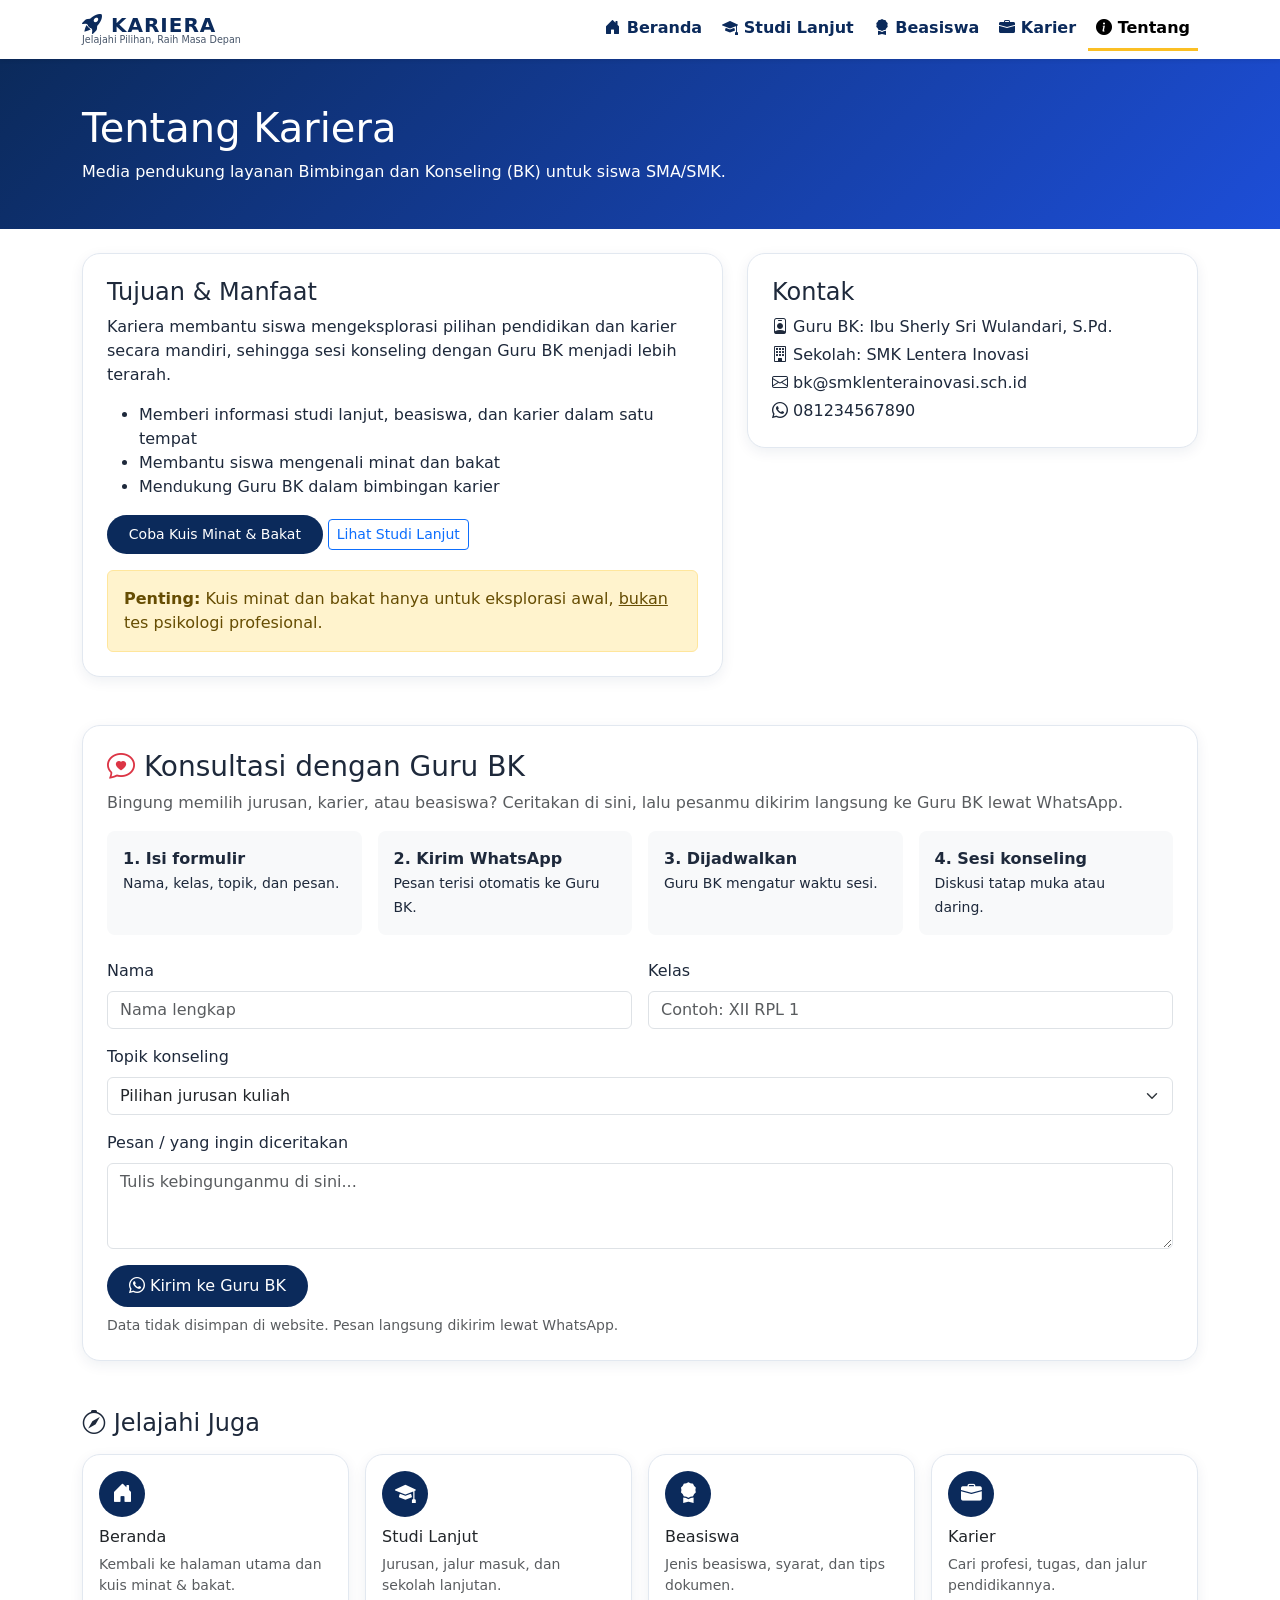
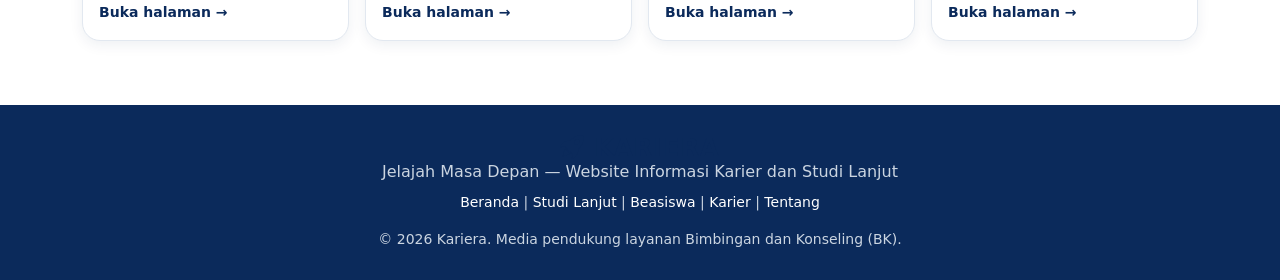
<file: tentang.html>
<!DOCTYPE html>
<html lang="id">

<head>
    <meta charset="UTF-8">
    <meta name="viewport" content="width=device-width, initial-scale=1">
    <title>Tentang | Kariera</title>
    <link href="https://cdn.jsdelivr.net/npm/bootstrap@5.3.3/dist/css/bootstrap.min.css" rel="stylesheet">
    <link href="https://cdn.jsdelivr.net/npm/bootstrap-icons@1.11.3/font/bootstrap-icons.min.css" rel="stylesheet">
    <link href="style.css" rel="stylesheet">
</head>

<body>
    <nav class="navbar navbar-expand-lg sticky-top bg-white shadow-sm">
        <div class="container">
            <a class="navbar-brand brand" href="index.html"><i class="bi bi-rocket-takeoff-fill"></i>
                KARIERA<small>Jelajahi Pilihan, Raih Masa Depan</small></a>
            <button class="navbar-toggler" type="button" data-bs-toggle="collapse" data-bs-target="#menu"><span
                    class="navbar-toggler-icon"></span></button>
            <div class="collapse navbar-collapse" id="menu">
                <ul class="navbar-nav ms-auto gap-lg-1">
                    <li class="nav-item"><a class="nav-link" href="index.html"><i class="bi bi-house-door-fill"></i>
                            Beranda</a></li>
                    <li class="nav-item"><a class="nav-link" href="studi-lanjut.html"><i
                                class="bi bi-mortarboard-fill"></i> Studi Lanjut</a></li>
                    <li class="nav-item"><a class="nav-link" href="beasiswa.html"><i class="bi bi-award-fill"></i>
                            Beasiswa</a></li>
                    <li class="nav-item"><a class="nav-link" href="karier.html"><i class="bi bi-briefcase-fill"></i>
                            Karier</a></li>
                    <li class="nav-item"><a class="nav-link active" href="tentang.html"><i
                                class="bi bi-info-circle-fill"></i> Tentang</a></li>
                </ul>
            </div>
        </div>
    </nav>
    <header class="pagehead">
        <div class="container">
            <h1>Tentang Kariera</h1>
            <p class="mb-0">Media pendukung layanan Bimbingan dan Konseling (BK) untuk siswa SMA/SMK.</p>
        </div>
    </header>
    <section class="container py-4">
        <div class="row g-4">
            <div class="col-lg-7">
                <div class="card-soft p-4">
                    <h4>Tujuan & Manfaat</h4>
                    <p>Kariera membantu siswa mengeksplorasi pilihan pendidikan dan karier secara mandiri, sehingga sesi
                        konseling dengan Guru BK menjadi lebih terarah.</p>
                    <ul>
                        <li>Memberi informasi studi lanjut, beasiswa, dan karier dalam satu tempat</li>
                        <li>Membantu siswa mengenali minat dan bakat</li>
                        <li>Mendukung Guru BK dalam bimbingan karier</li>
                    </ul>
                    <p><a href="index.html#quiz" class="btn btn-navy btn-sm">Coba Kuis Minat & Bakat</a> <a
                            href="studi-lanjut.html" class="btn btn-outline-primary btn-sm">Lihat Studi Lanjut</a></p>
                    <div class="alert alert-warning mb-0"><b>Penting:</b> Kuis minat dan bakat hanya untuk eksplorasi
                        awal, <u>bukan</u> tes psikologi profesional.</div>
                </div>
            </div>
            <div class="col-lg-5">
                <div class="card-soft p-4">
                    <h4>Kontak</h4>
                    <p class="mb-1"><i class="bi bi-person-badge"></i> Guru BK: Ibu Sherly Sri Wulandari, S.Pd.</p>
                    <p class="mb-1"><i class="bi bi-building"></i> Sekolah: SMK Lentera Inovasi</p>
                    <p class="mb-1"><i class="bi bi-envelope"></i> bk@smklenterainovasi.sch.id</p>
                    <p class="mb-0"><i class="bi bi-whatsapp"></i> 081234567890</p>
                </div>
            </div>
        </div>
    </section>
    <section class="container py-4" id="konsultasi">
        <div class="card-soft p-4">
            <h3><i class="bi bi-chat-heart text-danger"></i> Konsultasi dengan Guru BK</h3>
            <p class="text-muted">Bingung memilih jurusan, karier, atau beasiswa? Ceritakan di sini, lalu pesanmu
                dikirim langsung ke Guru BK lewat WhatsApp.</p>
            <div class="row g-3 mb-4">
                <div class="col-6 col-lg-3">
                    <div class="p-3 bg-light rounded-3 h-100"><b>1. Isi formulir</b><br><small>Nama, kelas, topik, dan
                            pesan.</small></div>
                </div>
                <div class="col-6 col-lg-3">
                    <div class="p-3 bg-light rounded-3 h-100"><b>2. Kirim WhatsApp</b><br><small>Pesan terisi otomatis
                            ke Guru BK.</small></div>
                </div>
                <div class="col-6 col-lg-3">
                    <div class="p-3 bg-light rounded-3 h-100"><b>3. Dijadwalkan</b><br><small>Guru BK mengatur waktu
                            sesi.</small></div>
                </div>
                <div class="col-6 col-lg-3">
                    <div class="p-3 bg-light rounded-3 h-100"><b>4. Sesi konseling</b><br><small>Diskusi tatap muka atau
                            daring.</small></div>
                </div>
            </div>
            <div class="row g-3">
                <div class="col-md-6"><label class="form-label">Nama</label><input id="kNama" class="form-control"
                        placeholder="Nama lengkap"></div>
                <div class="col-md-6"><label class="form-label">Kelas</label><input id="kKelas" class="form-control"
                        placeholder="Contoh: XII RPL 1"></div>
                <div class="col-12"><label class="form-label">Topik konseling</label><select id="kTopik"
                        class="form-select">
                        <option>Pilihan jurusan kuliah</option>
                        <option>Pilihan karier</option>
                        <option>Beasiswa</option>
                        <option>Hasil kuis minat & bakat</option>
                        <option>Lainnya</option>
                    </select></div>
                <div class="col-12"><label class="form-label">Pesan / yang ingin diceritakan</label><textarea
                        id="kPesan" class="form-control" rows="3"
                        placeholder="Tulis kebingunganmu di sini..."></textarea></div>
            </div>
            <div id="kMsg" class="text-danger small mt-2"></div><button class="btn btn-navy mt-2" id="btnKirim"><i
                    class="bi bi-whatsapp"></i> Kirim ke Guru BK</button>
            <p class="small text-muted mt-2 mb-0">Data tidak disimpan di website. Pesan langsung dikirim lewat WhatsApp.
            </p>
        </div>
    </section>
    <section class="container py-4">
        <h4 class="mb-3"><i class="bi bi-compass"></i> Jelajahi Juga</h4>
        <div class="row g-3">
            <div class="col-6 col-lg-3"><a href="index.html" class="card-soft d-block p-3 h-100 text-decoration-none">
                    <div class="ico" style="background:#0b2a5b"><i class="bi bi-house-door-fill"></i></div>
                    <h6 class="text-dark">Beranda</h6>
                    <p class="small text-muted mb-1">Kembali ke halaman utama dan kuis minat & bakat.</p><span
                        class="small fw-bold text-navy">Buka halaman →</span>
                </a></div>
            <div class="col-6 col-lg-3"><a href="studi-lanjut.html"
                    class="card-soft d-block p-3 h-100 text-decoration-none">
                    <div class="ico" style="background:#0b2a5b"><i class="bi bi-mortarboard-fill"></i></div>
                    <h6 class="text-dark">Studi Lanjut</h6>
                    <p class="small text-muted mb-1">Jurusan, jalur masuk, dan sekolah lanjutan.</p><span
                        class="small fw-bold text-navy">Buka halaman →</span>
                </a></div>
            <div class="col-6 col-lg-3"><a href="beasiswa.html"
                    class="card-soft d-block p-3 h-100 text-decoration-none">
                    <div class="ico" style="background:#0b2a5b"><i class="bi bi-award-fill"></i></div>
                    <h6 class="text-dark">Beasiswa</h6>
                    <p class="small text-muted mb-1">Jenis beasiswa, syarat, dan tips dokumen.</p><span
                        class="small fw-bold text-navy">Buka halaman →</span>
                </a></div>
            <div class="col-6 col-lg-3"><a href="karier.html" class="card-soft d-block p-3 h-100 text-decoration-none">
                    <div class="ico" style="background:#0b2a5b"><i class="bi bi-briefcase-fill"></i></div>
                    <h6 class="text-dark">Karier</h6>
                    <p class="small text-muted mb-1">Cari profesi, tugas, dan jalur pendidikannya.</p><span
                        class="small fw-bold text-navy">Buka halaman →</span>
                </a></div>
        </div>
    </section>
    <footer class="foot">
        <div class="container text-center">
            <div class="brand text-white fs-4"><i class="bi bi-rocket-takeoff-fill"></i> KARIERA</div>
            <p class="mb-2">Jelajah Masa Depan — Website Informasi Karier dan Studi Lanjut</p>
            <p class="small"><a href="index.html">Beranda</a> | <a href="studi-lanjut.html">Studi Lanjut</a> | <a
                    href="beasiswa.html">Beasiswa</a> | <a href="karier.html">Karier</a> | <a
                    href="tentang.html">Tentang</a></p>
            <p class="small mb-0">© 2026 Kariera. Media pendukung layanan Bimbingan dan Konseling (BK).</p>
        </div>
    </footer>
    <script src="https://cdn.jsdelivr.net/npm/bootstrap@5.3.3/dist/js/bootstrap.bundle.min.js"></script>
    <script src="script.js"></script>
</body>

</html>
</file>
<file: style.css>
:root {
    --navy: #0b2a5b;
    --green: #16a34a;
    --yellow: #fbbf24
}

body {
    font-family: "Segoe UI", system-ui, sans-serif;
    background: #fff;
    color: #1e293b
}

.text-navy {
    color: var(--navy)
}

.brand {
    font-weight: 800;
    color: var(--navy) !important;
    letter-spacing: 1px;
    line-height: 1
}

.brand small {
    display: block;
    font-size: .6rem;
    letter-spacing: 0;
    font-weight: 500;
    color: #475569
}

.nav-link {
    font-weight: 600;
    color: var(--navy)
}

.nav-link.active {
    color: var(--navy);
    border-bottom: 3px solid var(--yellow)
}

.btn-navy {
    background: var(--navy);
    color: #fff;
    border-radius: 50px;
    padding: .5rem 1.3rem
}

.btn-navy:hover {
    background: #133a7c;
    color: #fff
}

.hero {
    position: relative;
    background: #bfe0fa;
    min-height: 440px;
    display: flex;
    align-items: center;
    overflow: hidden;
    padding: 40px 0
}

.hero>.container {
    position: relative;
    z-index: 1
}

.hero::before {
    content: "";
    position: absolute;
    top: 0;
    bottom: 0;
    right: 0;
    width: 72%;
    background: url(img/hero.jpg) right center/cover;
    -webkit-mask-image: linear-gradient(to right, transparent, #000 25%);
    mask-image: linear-gradient(to right, transparent, #000 25%)
}

@media(max-width:991px) {
    .hero::before {
        width: 100%;
        background: linear-gradient(rgba(255, 255, 255, .75), rgba(255, 255, 255, .75)), url(img/hero.jpg) center/cover;
        -webkit-mask-image: none;
        mask-image: none
    }
}

.pagehead {
    background: linear-gradient(135deg, var(--navy), #1d4ed8);
    color: #fff;
    padding: 45px 0
}

.card-soft {
    background: #fff;
    border: 1px solid #e2e8f0;
    border-radius: 18px;
    box-shadow: 0 4px 14px rgba(11, 42, 91, .07);
    transition: .2s
}

a.card-soft:hover,
.job-item .card-soft:hover {
    transform: translateY(-4px)
}

.ico {
    width: 46px;
    height: 46px;
    border-radius: 50%;
    display: flex;
    align-items: center;
    justify-content: center;
    color: #fff;
    font-size: 1.3rem;
    margin-bottom: .6rem
}

.badge-k {
    background: #dcfce7;
    color: #166534
}

.foot {
    background: var(--navy);
    color: #cbd5e1;
    padding: 30px 0;
    margin-top: 40px
}

.foot a {
    color: #fff;
    text-decoration: none
}

.opt {
    display: block;
    border: 1px solid #cbd5e1;
    border-radius: 10px;
    padding: .5rem .8rem;
    margin-bottom: .4rem;
    cursor: pointer
}

.opt:hover {
    background: #f1f5f9
}

.hasil {
    background: #f0fdf4;
    border: 2px solid var(--green);
    border-radius: 16px;
    padding: 1.2rem
}
</file>
